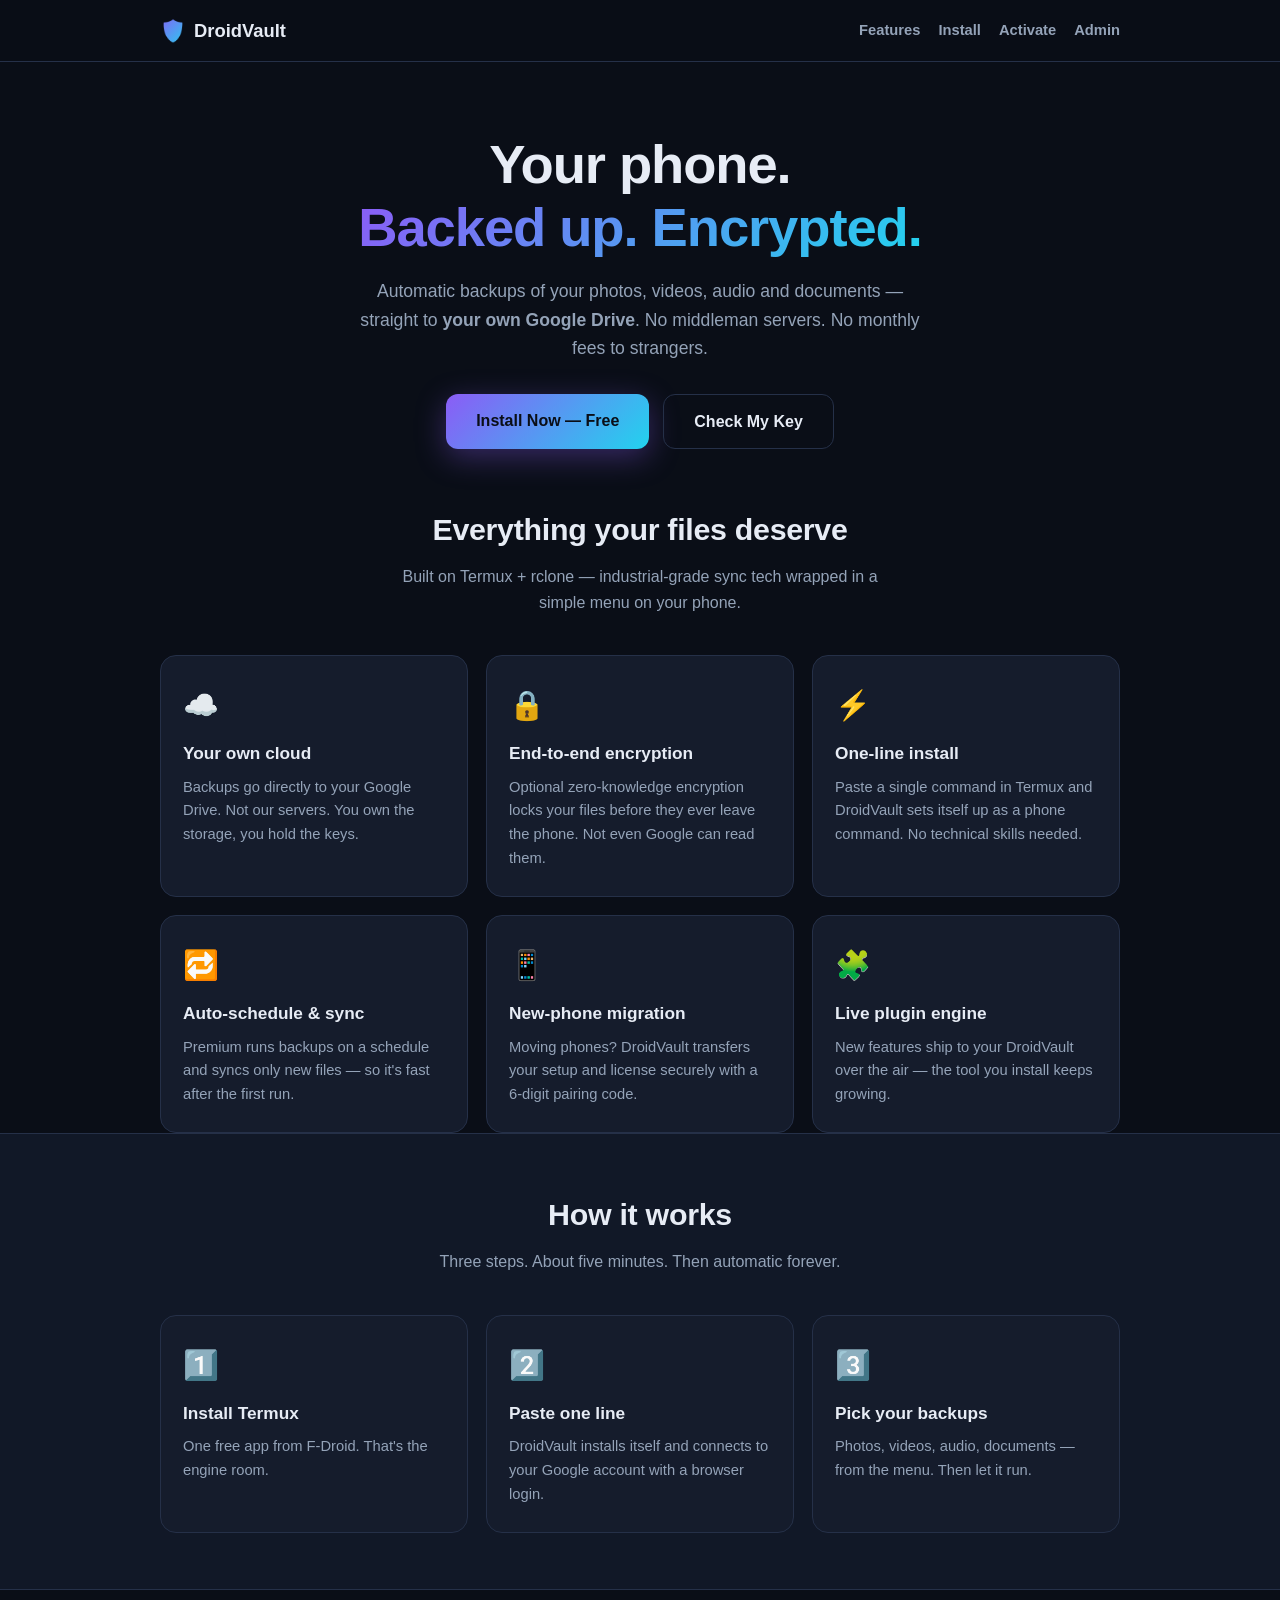
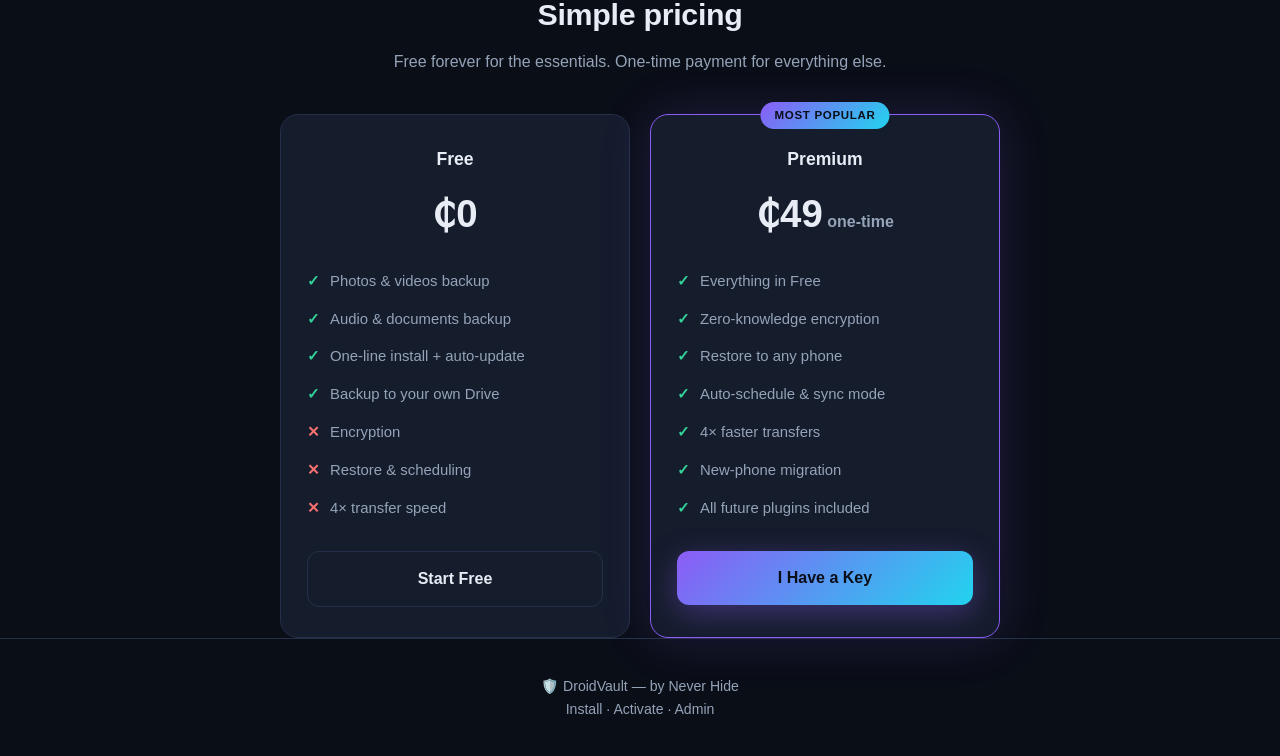
<file: index.html>
<!DOCTYPE html>
<html lang="en">
<head>
<meta charset="UTF-8">
<meta name="viewport" content="width=device-width, initial-scale=1.0">
<meta name="theme-color" content="#0a0e17">
<title>DroidVault — Phone Backup to Your Own Google Drive</title>
<meta name="description" content="Automatic, encrypted backups of your phone photos, videos and files to your own Google Drive. One-line install.">
<link rel="stylesheet" href="css/style.css">
</head>
<body>

<nav>
  <div class="nav-inner">
    <a class="logo" href="index.html"><span class="shield">🛡️</span> DroidVault</a>
    <div class="nav-links">
      <a href="index.html#features">Features</a>
      <a href="install.html">Install</a>
      <a href="activate.html">Activate</a>
      <a href="admin.html">Admin</a>
    </div>
  </div>
</nav>

<header class="hero wrap">
  <h1>Your phone.<br><span class="grad">Backed up. Encrypted.</span></h1>
  <p class="sub">Automatic backups of your photos, videos, audio and documents — straight to <b>your own Google Drive</b>. No middleman servers. No monthly fees to strangers.</p>
  <div class="btns">
    <a class="btn btn-primary" href="install.html">Install Now — Free</a>
    <a class="btn btn-ghost" href="activate.html">Check My Key</a>
  </div>
</header>

<section class="wrap" id="features">
  <h2 class="sec">Everything your files deserve</h2>
  <p class="sec-sub">Built on Termux + rclone — industrial-grade sync tech wrapped in a simple menu on your phone.</p>
  <div class="grid">
    <div class="card"><span class="ico">☁️</span><h3>Your own cloud</h3><p>Backups go directly to your Google Drive. Not our servers. You own the storage, you hold the keys.</p></div>
    <div class="card"><span class="ico">🔒</span><h3>End-to-end encryption</h3><p>Optional zero-knowledge encryption locks your files before they ever leave the phone. Not even Google can read them.</p></div>
    <div class="card"><span class="ico">⚡</span><h3>One-line install</h3><p>Paste a single command in Termux and DroidVault sets itself up as a phone command. No technical skills needed.</p></div>
    <div class="card"><span class="ico">🔁</span><h3>Auto-schedule &amp; sync</h3><p>Premium runs backups on a schedule and syncs only new files — so it's fast after the first run.</p></div>
    <div class="card"><span class="ico">📱</span><h3>New-phone migration</h3><p>Moving phones? DroidVault transfers your setup and license securely with a 6-digit pairing code.</p></div>
    <div class="card"><span class="ico">🧩</span><h3>Live plugin engine</h3><p>New features ship to your DroidVault over the air — the tool you install keeps growing.</p></div>
  </div>
</section>

<section class="alt">
  <div class="wrap">
    <h2 class="sec">How it works</h2>
    <p class="sec-sub">Three steps. About five minutes. Then automatic forever.</p>
    <div class="grid">
      <div class="card"><span class="ico">1️⃣</span><h3>Install Termux</h3><p>One free app from F-Droid. That's the engine room.</p></div>
      <div class="card"><span class="ico">2️⃣</span><h3>Paste one line</h3><p>DroidVault installs itself and connects to your Google account with a browser login.</p></div>
      <div class="card"><span class="ico">3️⃣</span><h3>Pick your backups</h3><p>Photos, videos, audio, documents — from the menu. Then let it run.</p></div>
    </div>
  </div>
</section>

<section class="wrap" id="pricing">
  <h2 class="sec">Simple pricing</h2>
  <p class="sec-sub">Free forever for the essentials. One-time payment for everything else.</p>
  <div class="price-grid">
    <div class="price-card">
      <div class="plan">Free</div>
      <div class="amount">₵0</div>
      <ul>
        <li class="tick">Photos &amp; videos backup</li>
        <li class="tick">Audio &amp; documents backup</li>
        <li class="tick">One-line install + auto-update</li>
        <li class="tick">Backup to your own Drive</li>
        <li class="cross">Encryption</li>
        <li class="cross">Restore &amp; scheduling</li>
        <li class="cross">4× transfer speed</li>
      </ul>
      <a class="btn btn-ghost" href="install.html">Start Free</a>
    </div>
    <div class="price-card hot">
      <span class="badge">Most popular</span>
      <div class="plan">Premium</div>
      <div class="amount">₵49<small> one-time</small></div>
      <ul>
        <li class="tick">Everything in Free</li>
        <li class="tick">Zero-knowledge encryption</li>
        <li class="tick">Restore to any phone</li>
        <li class="tick">Auto-schedule &amp; sync mode</li>
        <li class="tick">4× faster transfers</li>
        <li class="tick">New-phone migration</li>
        <li class="tick">All future plugins included</li>
      </ul>
      <a class="btn btn-primary" href="activate.html">I Have a Key</a>
    </div>
  </div>
</section>

<footer>
  🛡️ DroidVault — by Never Hide<br>
  <a href="install.html">Install</a> · <a href="activate.html">Activate</a> · <a href="admin.html">Admin</a>
</footer>

</body>
</html>
</file>
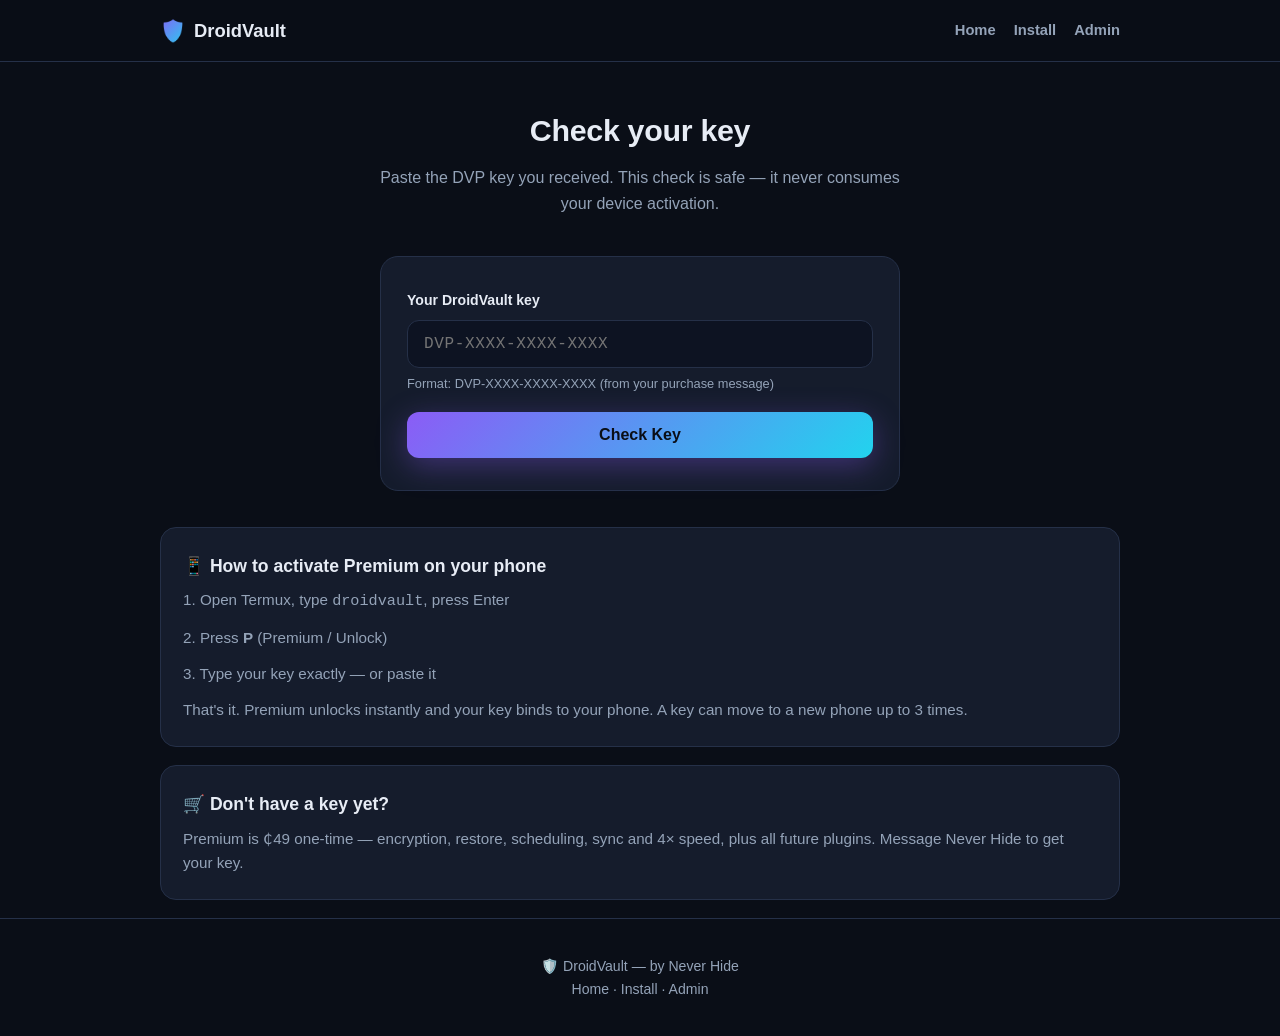
<file: activate.html>
<!DOCTYPE html>
<html lang="en">
<head>
<meta charset="UTF-8">
<meta name="viewport" content="width=device-width, initial-scale=1.0">
<meta name="theme-color" content="#0a0e17">
<title>Activate DroidVault Premium</title>
<link rel="stylesheet" href="css/style.css">
</head>
<body>

<nav>
  <div class="nav-inner">
    <a class="logo" href="index.html"><span class="shield">🛡️</span> DroidVault</a>
    <div class="nav-links">
      <a href="index.html">Home</a>
      <a href="install.html">Install</a>
      <a href="admin.html">Admin</a>
    </div>
  </div>
</nav>

<section class="wrap" style="padding-top:44px">
  <h2 class="sec">Check your key</h2>
  <p class="sec-sub">Paste the DVP key you received. This check is safe — it never consumes your device activation.</p>

  <div class="form-card">
    <div class="field">
      <label for="key">Your DroidVault key</label>
      <input class="mono" type="text" id="key" placeholder="DVP-XXXX-XXXX-XXXX" autocomplete="off" spellcheck="false">
      <div class="hint">Format: DVP-XXXX-XXXX-XXXX (from your purchase message)</div>
    </div>
    <button class="btn btn-primary" id="checkBtn" style="width:100%">Check Key</button>
    <div class="result" id="result"></div>
  </div>

  <div class="step" style="margin-top:36px">
    <h3>📱 How to activate Premium on your phone</h3>
    <p>1. Open Termux, type <code>droidvault</code>, press Enter</p>
    <p>2. Press <b>P</b> (Premium / Unlock)</p>
    <p>3. Type your key exactly — or paste it</p>
    <p>That's it. Premium unlocks instantly and your key binds to your phone. A key can move to a new phone up to 3 times.</p>
  </div>

  <div class="step">
    <h3>🛒 Don't have a key yet?</h3>
    <p>Premium is ₵49 one-time — encryption, restore, scheduling, sync and 4× speed, plus all future plugins. Message Never Hide to get your key.</p>
  </div>
</section>

<footer>
  🛡️ DroidVault — by Never Hide<br>
  <a href="index.html">Home</a> · <a href="install.html">Install</a> · <a href="admin.html">Admin</a>
</footer>

<script src="js/app.js"></script>
<script>
const btn = document.getElementById('checkBtn');
const keyEl = document.getElementById('key');
const res = document.getElementById('result');

btn.addEventListener('click', async () => {
  const key = keyEl.value.trim().toUpperCase();
  res.style.display = 'none';
  if (!/^DVP-[A-Z0-9]{4}-[A-Z0-9]{4}-[A-Z0-9]{4}$/.test(key)) {
    showResult(res, false, 'Invalid key format',
      'Keys look like <b>DVP-XXXX-XXXX-XXXX</b>. Check for typos and try again.');
    return;
  }
  btn.disabled = true;
  btn.innerHTML = '<span class="spin"></span>Checking...';
  try {
    const r = await callApi({ action: 'check', key });
    if (r.valid) {
      showResult(res, true, '✓ ' + esc(r.message),
        'Plan: <b>' + esc(r.plan) + '</b>' +
        (r.activated ? ' · Status: <b>' + esc(r.status) + '</b>' : ' · Status: <b>' + esc(r.status) + '</b> — ready to activate'));
    } else {
      showResult(res, false, '✕ ' + esc(r.error || 'Key not valid'),
        'Contact support if you believe this is a mistake.');
    }
  } catch (e) {
    showResult(res, false, 'Connection error', 'Check your internet and try again.');
  }
  btn.disabled = false;
  btn.textContent = 'Check Key';
});
keyEl.addEventListener('keydown', e => { if (e.key === 'Enter') btn.click(); });
</script>
</body>
</html>
</file>
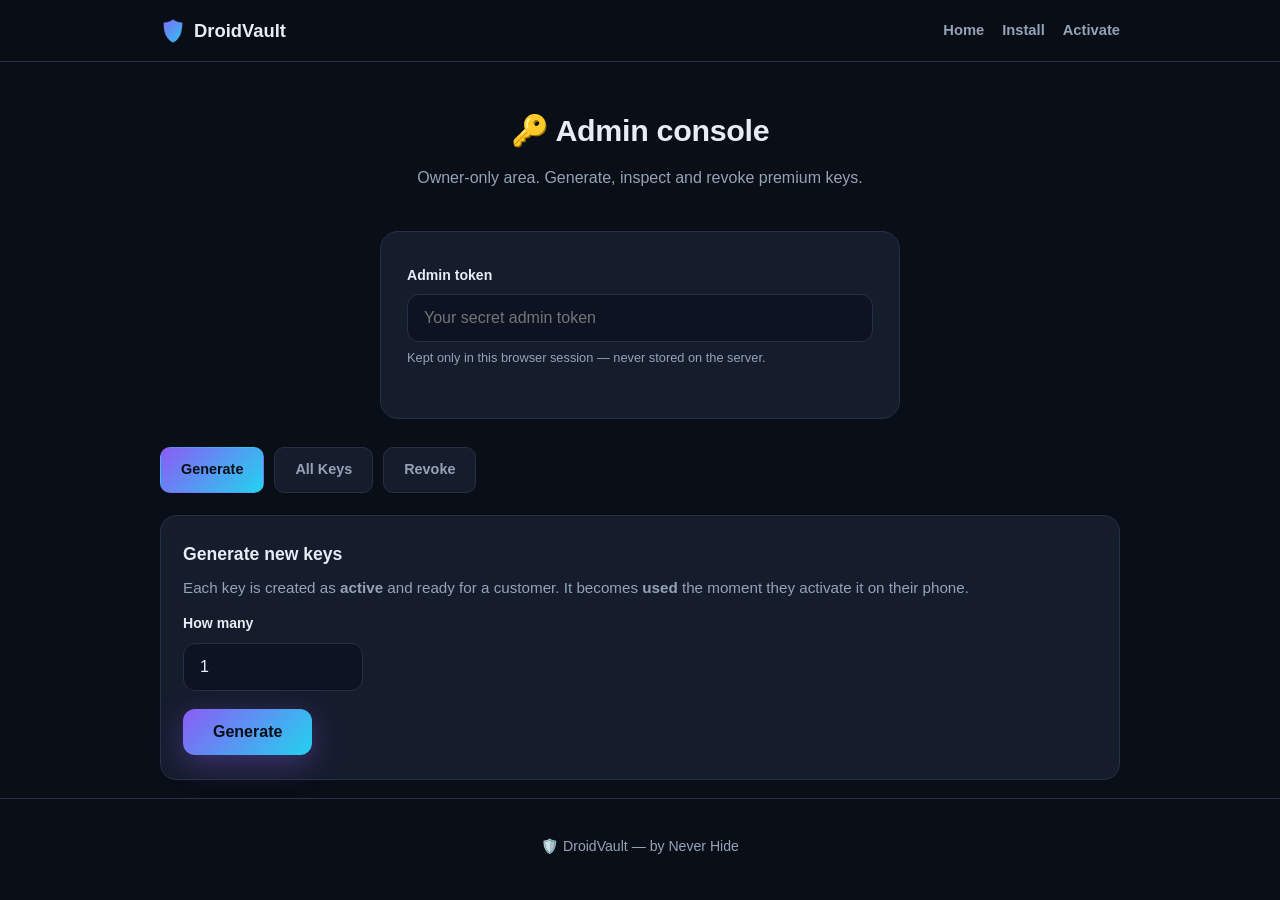
<file: admin.html>
<!DOCTYPE html>
<html lang="en">
<head>
<meta charset="UTF-8">
<meta name="viewport" content="width=device-width, initial-scale=1.0">
<meta name="theme-color" content="#0a0e17">
<meta name="robots" content="noindex, nofollow">
<title>DroidVault Admin — Key Management</title>
<link rel="stylesheet" href="css/style.css">
</head>
<body>

<nav>
  <div class="nav-inner">
    <a class="logo" href="index.html"><span class="shield">🛡️</span> DroidVault</a>
    <div class="nav-links">
      <a href="index.html">Home</a>
      <a href="install.html">Install</a>
      <a href="activate.html">Activate</a>
    </div>
  </div>
</nav>

<section class="wrap" style="padding-top:44px">
  <h2 class="sec">🔑 Admin console</h2>
  <p class="sec-sub">Owner-only area. Generate, inspect and revoke premium keys.</p>

  <div class="form-card" style="margin-bottom:28px">
    <div class="field">
      <label for="token">Admin token</label>
      <input type="password" id="token" placeholder="Your secret admin token" autocomplete="off">
      <div class="hint">Kept only in this browser session — never stored on the server.</div>
    </div>
  </div>

  <div class="tabs">
    <div class="tab on" data-pane="gen">Generate</div>
    <div class="tab" data-pane="list">All Keys</div>
    <div class="tab" data-pane="revoke">Revoke</div>
  </div>

  <!-- GENERATE -->
  <div class="tabpane on" id="gen">
    <div class="step">
      <h3>Generate new keys</h3>
      <p>Each key is created as <b>active</b> and ready for a customer. It becomes <b>used</b> the moment they activate it on their phone.</p>
      <div class="field" style="max-width:180px">
        <label for="count">How many</label>
        <input type="number" id="count" value="1" min="1" max="100">
      </div>
      <button class="btn btn-primary" id="genBtn">Generate</button>
      <div class="result" id="genResult"></div>
    </div>
  </div>

  <!-- LIST -->
  <div class="tabpane" id="list">
    <div class="step">
      <h3>All keys</h3>
      <p>Live view of every key in the database.</p>
      <button class="btn btn-primary" id="listBtn">Refresh</button>
      <div class="result" id="listResult"></div>
      <div class="tbl-wrap" id="tblWrap" style="display:none">
        <table id="tbl">
          <thead><tr><th>Key</th><th>Status</th><th>Device</th><th>Rebinds</th><th>Activated</th></tr></thead>
          <tbody></tbody>
        </table>
      </div>
    </div>
  </div>

  <!-- REVOKE -->
  <div class="tabpane" id="revoke">
    <div class="step">
      <h3>Revoke a key</h3>
      <p>Revoked keys stop working immediately, even if already activated. Use for refunds or abuse.</p>
      <div class="field" style="max-width:340px">
        <label for="revokeKey">Key to revoke</label>
        <input class="mono" type="text" id="revokeKey" placeholder="DVP-XXXX-XXXX-XXXX" spellcheck="false">
      </div>
      <button class="btn btn-primary" id="revokeBtn" style="background:linear-gradient(135deg,#f87171,#fbbf24)">Revoke Key</button>
      <div class="result" id="revokeResult"></div>
    </div>
  </div>
</section>

<footer>
  🛡️ DroidVault — by Never Hide
</footer>

<script src="js/app.js"></script>
<script>
const tokenEl = document.getElementById('token');
const getToken = () => tokenEl.value.trim();

// Tabs
document.querySelectorAll('.tab').forEach(t => {
  t.addEventListener('click', () => {
    document.querySelectorAll('.tab').forEach(x => x.classList.remove('on'));
    document.querySelectorAll('.tabpane').forEach(x => x.classList.remove('on'));
    t.classList.add('on');
    document.getElementById(t.dataset.pane).classList.add('on');
  });
});

// GENERATE
document.getElementById('genBtn').addEventListener('click', async () => {
  const btn = document.getElementById('genBtn'), res = document.getElementById('genResult');
  res.style.display = 'none';
  const count = Math.min(Math.max(parseInt(document.getElementById('count').value) || 1, 1), 100);
  btn.disabled = true; btn.innerHTML = '<span class="spin"></span>Generating...';
  try {
    const r = await callApi({ action: 'generate', adminToken: getToken(), count });
    if (r.success) {
      const rows = r.keys.map(k => '<div style="font-family:ui-monospace,Menlo,monospace;font-size:.95rem;padding:4px 0">' + esc(k) + '</div>').join('');
      showResult(res, true, '✓ Generated ' + r.count + ' key' + (r.count > 1 ? 's' : '') +
        '<button class="copybtn" style="position:static;margin-left:10px" data-text="' + esc(r.keys.join('\n')) + '">Copy all</button>', rows);
    } else {
      showResult(res, false, '✕ ' + esc(r.error || 'Failed'), r.error === 'Unauthorized' ? 'Check your admin token.' : '');
    }
  } catch { showResult(res, false, '✕ Connection error', 'Try again.'); }
  btn.disabled = false; btn.textContent = 'Generate';
});

// LIST
document.getElementById('listBtn').addEventListener('click', async () => {
  const btn = document.getElementById('listBtn'), res = document.getElementById('listResult');
  const wrap = document.getElementById('tblWrap');
  res.style.display = 'none'; wrap.style.display = 'none';
  btn.disabled = true; btn.innerHTML = '<span class="spin"></span>Loading...';
  try {
    const r = await callApi({ action: 'list', adminToken: getToken() });
    if (r.success) {
      const tbody = document.querySelector('#tbl tbody');
      tbody.innerHTML = r.keys.map(k =>
        '<tr><td class="mono-cell">' + esc(k.key) + '</td>' +
        '<td><span class="chip ' + esc(k.status) + '">' + esc(k.status) + '</span></td>' +
        '<td>' + (k.device_id ? '<code style="font-size:.8rem">' + esc(String(k.device_id).slice(0, 14)) + '</code>' : '<span style="color:var(--muted)">—</span>') + '</td>' +
        '<td>' + (k.rebinds || 0) + '/3</td>' +
        '<td>' + (k.activated ? new Date(k.activated).toLocaleDateString() : '—') + '</td></tr>'
      ).join('');
      wrap.style.display = 'block';
      showResult(res, true, '✓ ' + r.keys.length + ' key' + (r.keys.length === 1 ? '' : 's') + ' in database');
    } else {
      showResult(res, false, '✕ ' + esc(r.error || 'Failed'), r.error === 'Unauthorized' ? 'Check your admin token.' : '');
    }
  } catch { showResult(res, false, '✕ Connection error', 'Try again.'); }
  btn.disabled = false; btn.textContent = 'Refresh';
});

// REVOKE
document.getElementById('revokeBtn').addEventListener('click', async () => {
  const btn = document.getElementById('revokeBtn'), res = document.getElementById('revokeResult');
  const key = document.getElementById('revokeKey').value.trim().toUpperCase();
  res.style.display = 'none';
  if (!/^DVP-[A-Z0-9]{4}-[A-Z0-9]{4}-[A-Z0-9]{4}$/.test(key)) {
    showResult(res, false, 'Invalid key format', 'Keys look like DVP-XXXX-XXXX-XXXX.');
    return;
  }
  if (!confirm('Revoke ' + key + '? This cannot be undone.')) return;
  btn.disabled = true; btn.innerHTML = '<span class="spin"></span>Revoking...';
  try {
    const r = await callApi({ action: 'revoke', adminToken: getToken(), key });
    if (r.success) { showResult(res, true, '✓ ' + esc(r.message)); document.getElementById('revokeKey').value = ''; }
    else showResult(res, false, '✕ ' + esc(r.error || 'Failed'), r.error === 'Unauthorized' ? 'Check your admin token.' : '');
  } catch { showResult(res, false, '✕ Connection error', 'Try again.'); }
  btn.disabled = false; btn.textContent = 'Revoke Key';
});
</script>
</body>
</html>
</file>
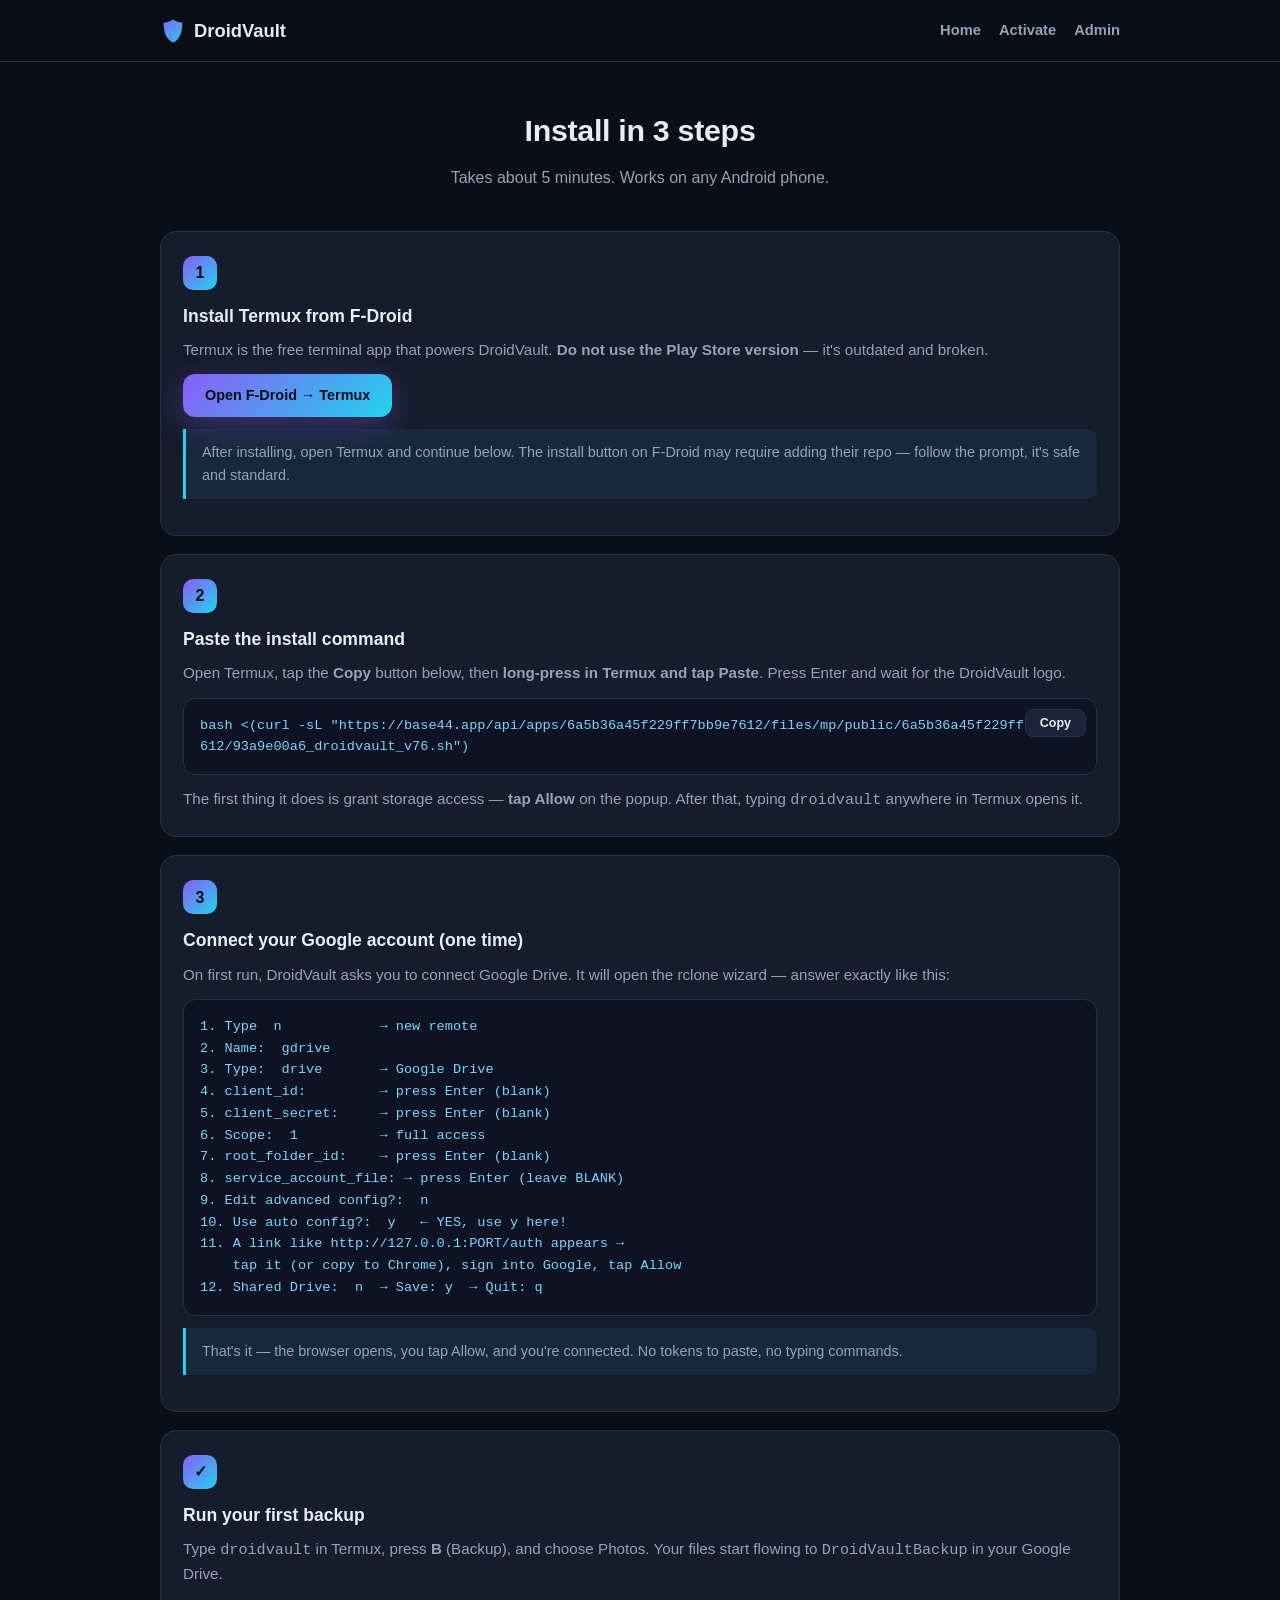
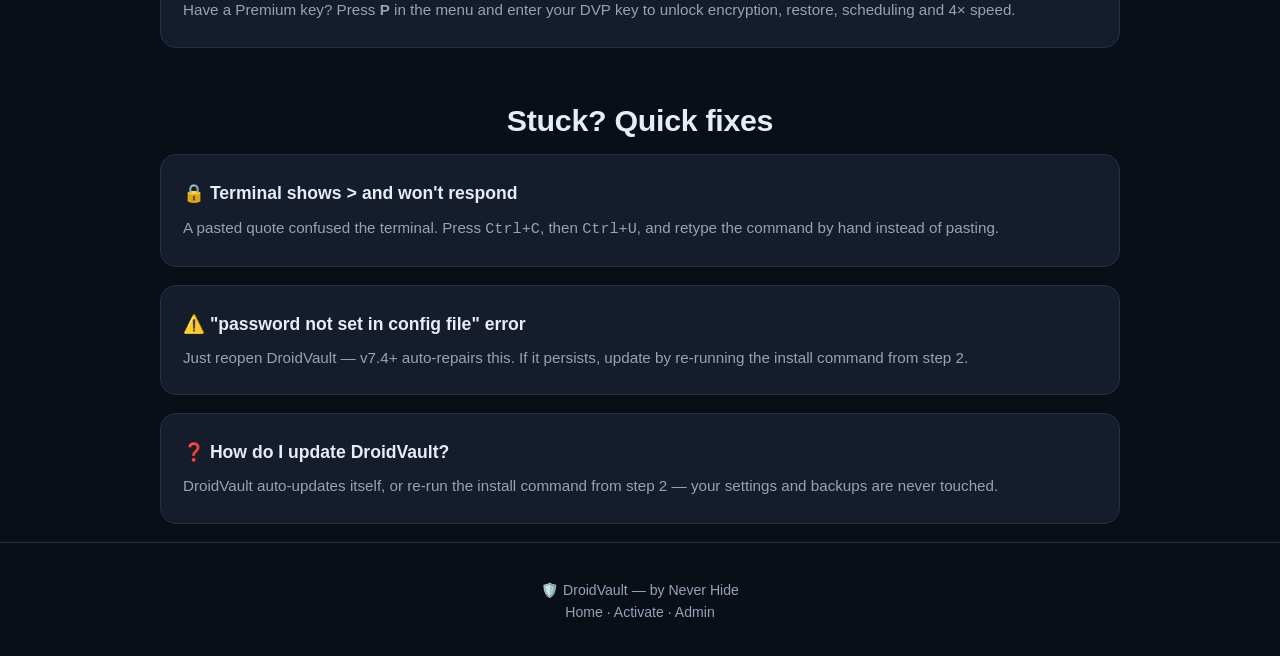
<file: install.html>
<!DOCTYPE html>
<html lang="en">
<head>
<meta charset="UTF-8">
<meta name="viewport" content="width=device-width, initial-scale=1.0">
<meta name="theme-color" content="#0a0e17">
<title>Install DroidVault — 3 Steps</title>
<link rel="stylesheet" href="css/style.css">
</head>
<body>

<nav>
  <div class="nav-inner">
    <a class="logo" href="index.html"><span class="shield">🛡️</span> DroidVault</a>
    <div class="nav-links">
      <a href="index.html">Home</a>
      <a href="activate.html">Activate</a>
      <a href="admin.html">Admin</a>
    </div>
  </div>
</nav>

<section class="wrap" style="padding-top:44px">
  <h2 class="sec">Install in 3 steps</h2>
  <p class="sec-sub">Takes about 5 minutes. Works on any Android phone.</p>

  <div class="step">
    <span class="num">1</span>
    <h3>Install Termux from F-Droid</h3>
    <p>Termux is the free terminal app that powers DroidVault. <b>Do not use the Play Store version</b> — it's outdated and broken.</p>
    <p><a class="btn btn-primary" style="padding:10px 22px;font-size:.9rem" href="https://f-droid.org/en/packages/com.termux/" target="_blank" rel="noopener">Open F-Droid → Termux</a></p>
    <div class="tip">After installing, open Termux and continue below. The install button on F-Droid may require adding their repo — follow the prompt, it's safe and standard.</div>
  </div>

  <div class="step">
    <span class="num">2</span>
    <h3>Paste the install command</h3>
    <p>Open Termux, tap the <b>Copy</b> button below, then <b>long-press in Termux and tap Paste</b>. Press Enter and wait for the DroidVault logo.</p>
    <div class="codebox">
      <button class="copybtn" data-target="#install-cmd">Copy</button>
      <pre id="install-cmd">bash <(curl -sL "https://base44.app/api/apps/6a5b36a45f229ff7bb9e7612/files/mp/public/6a5b36a45f229ff7bb9e7612/93a9e00a6_droidvault_v76.sh")</pre>
    </div>
    <p>The first thing it does is grant storage access — <b>tap Allow</b> on the popup. After that, typing <code>droidvault</code> anywhere in Termux opens it.</p>
  </div>

  <div class="step">
    <span class="num">3</span>
    <h3>Connect your Google account (one time)</h3>
    <p>On first run, DroidVault asks you to connect Google Drive. It will open the rclone wizard — answer exactly like this:</p>
    <div class="codebox"><pre>1. Type  n            → new remote
2. Name:  gdrive
3. Type:  drive       → Google Drive
4. client_id:         → press Enter (blank)
5. client_secret:     → press Enter (blank)
6. Scope:  1          → full access
7. root_folder_id:    → press Enter (blank)
8. service_account_file: → press Enter (leave BLANK)
9. Edit advanced config?:  n
10. Use auto config?:  y   ← YES, use y here!
11. A link like http://127.0.0.1:PORT/auth appears →
    tap it (or copy to Chrome), sign into Google, tap Allow
12. Shared Drive:  n  → Save: y  → Quit: q</pre></div>
    <div class="tip">That's it — the browser opens, you tap Allow, and you're connected. No tokens to paste, no typing commands.</div>
  </div>

  <div class="step">
    <span class="num">✓</span>
    <h3>Run your first backup</h3>
    <p>Type <code>droidvault</code> in Termux, press <b>B</b> (Backup), and choose Photos. Your files start flowing to <code>DroidVaultBackup</code> in your Google Drive.</p>
    <p>Have a Premium key? Press <b>P</b> in the menu and enter your DVP key to unlock encryption, restore, scheduling and 4× speed.</p>
  </div>

  <h2 class="sec" style="margin-top:48px">Stuck? Quick fixes</h2>
  <div class="step">
    <h3>🔒 Terminal shows <code>&gt;</code> and won't respond</h3>
    <p>A pasted quote confused the terminal. Press <code>Ctrl+C</code>, then <code>Ctrl+U</code>, and retype the command by hand instead of pasting.</p>
  </div>
  <div class="step">
    <h3>⚠️ "password not set in config file" error</h3>
    <p>Just reopen DroidVault — v7.4+ auto-repairs this. If it persists, update by re-running the install command from step 2.</p>
  </div>
  <div class="step">
    <h3>❓ How do I update DroidVault?</h3>
    <p>DroidVault auto-updates itself, or re-run the install command from step 2 — your settings and backups are never touched.</p>
  </div>
</section>

<footer>
  🛡️ DroidVault — by Never Hide<br>
  <a href="index.html">Home</a> · <a href="activate.html">Activate</a> · <a href="admin.html">Admin</a>
</footer>

</body>
</html>
</file>
<file: css/style.css>
/* DroidVault — dark, mobile-first */
:root {
  --bg: #0a0e17;
  --bg2: #111827;
  --card: #151c2c;
  --card2: #1a2338;
  --border: #253048;
  --text: #e7ecf5;
  --muted: #94a3b8;
  --purple: #8b5cf6;
  --cyan: #22d3ee;
  --grad: linear-gradient(135deg, #8b5cf6, #22d3ee);
  --ok: #34d399;
  --err: #f87171;
  --warn: #fbbf24;
}
* { margin: 0; padding: 0; box-sizing: border-box; }
html { scroll-behavior: smooth; }
body {
  background: var(--bg);
  color: var(--text);
  font-family: -apple-system, BlinkMacSystemFont, "Segoe UI", Roboto, sans-serif;
  line-height: 1.6;
  min-height: 100vh;
}
.wrap { max-width: 1000px; margin: 0 auto; padding: 0 20px; }

/* NAV */
nav {
  position: sticky; top: 0; z-index: 50;
  background: rgba(10,14,23,.92); backdrop-filter: blur(12px);
  border-bottom: 1px solid var(--border);
}
.nav-inner { display: flex; align-items: center; justify-content: space-between; padding: 14px 20px; max-width:1000px; margin:0 auto; }
.logo { font-weight: 800; font-size: 1.15rem; text-decoration: none; color: var(--text); display:flex; align-items:center; gap:8px; }
.logo .shield { background: var(--grad); -webkit-background-clip: text; background-clip: text; color: transparent; font-size:1.3rem; }
.nav-links { display: flex; gap: 18px; flex-wrap: wrap; }
.nav-links a { color: var(--muted); text-decoration: none; font-size: .92rem; font-weight: 600; }
.nav-links a:hover { color: var(--text); }

/* HERO */
.hero { text-align: center; padding: 72px 20px 56px; }
.hero h1 { font-size: clamp(2rem, 6vw, 3.4rem); font-weight: 800; line-height: 1.15; letter-spacing: -.02em; }
.hero h1 .grad { background: var(--grad); -webkit-background-clip: text; background-clip: text; color: transparent; }
.hero p.sub { color: var(--muted); font-size: 1.1rem; max-width: 560px; margin: 18px auto 32px; }
.btns { display: flex; gap: 14px; justify-content: center; flex-wrap: wrap; }
.btn {
  display: inline-block; padding: 14px 30px; border-radius: 12px;
  font-weight: 700; font-size: 1rem; text-decoration: none; cursor: pointer; border: none;
  transition: transform .15s, box-shadow .15s;
}
.btn:active { transform: scale(.97); }
.btn-primary { background: var(--grad); color: #0a0e17; box-shadow: 0 8px 30px rgba(139,92,246,.35); }
.btn-primary:hover { box-shadow: 0 8px 40px rgba(34,211,238,.45); }
.btn-ghost { background: transparent; color: var(--text); border: 1px solid var(--border); }
.btn-ghost:hover { border-color: var(--cyan); }

/* SECTIONS */
section { padding: 56px 0; }
section.alt { background: var(--bg2); border-top: 1px solid var(--border); border-bottom: 1px solid var(--border); }
h2.sec { text-align: center; font-size: 1.9rem; font-weight: 800; margin-bottom: 10px; letter-spacing: -.01em; }
p.sec-sub { text-align: center; color: var(--muted); max-width: 520px; margin: 0 auto 40px; }

/* CARDS */
.grid { display: grid; gap: 18px; grid-template-columns: repeat(auto-fit, minmax(260px, 1fr)); }
.card {
  background: var(--card); border: 1px solid var(--border); border-radius: 16px;
  padding: 26px 22px; transition: border-color .2s, transform .2s;
}
.card:hover { border-color: var(--purple); transform: translateY(-3px); }
.card .ico { font-size: 1.8rem; margin-bottom: 12px; display:block; }
.card h3 { font-size: 1.08rem; margin-bottom: 8px; }
.card p { color: var(--muted); font-size: .92rem; }

/* PRICING */
.price-grid { display: grid; gap: 20px; grid-template-columns: repeat(auto-fit, minmax(260px, 1fr)); max-width: 720px; margin: 0 auto; }
.price-card { background: var(--card); border: 1px solid var(--border); border-radius: 18px; padding: 30px 26px; position: relative; }
.price-card.hot { border-color: var(--purple); box-shadow: 0 0 50px rgba(139,92,246,.18); }
.badge {
  position: absolute; top: -13px; left: 50%; transform: translateX(-50%);
  background: var(--grad); color: #0a0e17; font-size: .72rem; font-weight: 800;
  padding: 4px 14px; border-radius: 99px; letter-spacing: .06em; text-transform: uppercase;
}
.price-card .plan { font-weight: 800; font-size: 1.1rem; text-align:center; }
.price-card .amount { text-align: center; font-size: 2.4rem; font-weight: 800; margin: 10px 0 4px; }
.price-card .amount small { font-size: 1rem; color: var(--muted); font-weight: 600; }
.price-card ul { list-style: none; margin: 18px 0 24px; }
.price-card li { padding: 7px 0; color: var(--muted); font-size: .93rem; display:flex; gap:10px; align-items:flex-start; }
.price-card li.tick::before { content: "✓"; color: var(--ok); font-weight: 800; }
.price-card li.cross::before { content: "✕"; color: var(--err); font-weight: 800; }
.price-card .btn { width: 100%; text-align: center; }

/* STEPS (install page) */
.step { background: var(--card); border: 1px solid var(--border); border-radius: 16px; padding: 24px 22px; margin-bottom: 18px; }
.step .num {
  display: inline-flex; align-items: center; justify-content: center;
  width: 34px; height: 34px; border-radius: 10px; background: var(--grad);
  color: #0a0e17; font-weight: 800; margin-bottom: 12px;
}
.step h3 { margin-bottom: 8px; font-size: 1.1rem; }
.step p { color: var(--muted); font-size: .95rem; margin-bottom: 12px; }
.step p:last-child { margin-bottom: 0; }

/* CODE BLOCKS */
.codebox { position: relative; background: #0d1322; border: 1px solid var(--border); border-radius: 12px; padding: 16px; margin: 12px 0; }
.codebox pre { overflow-x: auto; font-family: ui-monospace, "Cascadia Code", Menlo, monospace; font-size: .85rem; color: #7dd3fc; white-space: pre-wrap; word-break: break-all; }
.copybtn {
  position: absolute; top: 10px; right: 10px;
  background: var(--card2); border: 1px solid var(--border); color: var(--text);
  border-radius: 8px; padding: 6px 14px; font-size: .78rem; font-weight: 700; cursor: pointer;
}
.copybtn:hover { border-color: var(--cyan); }
.tip { border-left: 3px solid var(--cyan); background: rgba(34,211,238,.07); padding: 12px 16px; border-radius: 0 10px 10px 0; font-size: .9rem; color: var(--muted); margin: 12px 0; }
.tip.warn { border-left-color: var(--warn); background: rgba(251,191,36,.07); }

/* FORMS */
.form-card { background: var(--card); border: 1px solid var(--border); border-radius: 18px; padding: 32px 26px; max-width: 520px; margin: 0 auto; }
label { display: block; font-weight: 700; font-size: .88rem; margin-bottom: 8px; }
input[type=text], input[type=password], input[type=number], select {
  width: 100%; background: #0d1322; border: 1px solid var(--border); color: var(--text);
  border-radius: 12px; padding: 14px 16px; font-size: 1rem; outline: none; font-family: inherit;
}
input:focus, select:focus { border-color: var(--purple); }
input.mono { font-family: ui-monospace, Menlo, monospace; letter-spacing: .04em; text-transform: uppercase; }
.field { margin-bottom: 18px; }
.hint { font-size: .8rem; color: var(--muted); margin-top: 6px; }

/* RESULT BOXES */
.result { border-radius: 12px; padding: 16px 18px; margin-top: 16px; font-size: .95rem; display: none; }
.result.ok { background: rgba(52,211,153,.1); border: 1px solid rgba(52,211,153,.4); }
.result.bad { background: rgba(248,113,113,.1); border: 1px solid rgba(248,113,113,.4); }
.result .big { font-weight: 800; font-size: 1.05rem; margin-bottom: 4px; }
.result.ok .big { color: var(--ok); }
.result.bad .big { color: var(--err); }
.result .meta { color: var(--muted); font-size: .87rem; }

/* TABLE (admin) */
.tbl-wrap { overflow-x: auto; border: 1px solid var(--border); border-radius: 14px; margin-top: 16px; }
table { width: 100%; border-collapse: collapse; font-size: .86rem; min-width: 560px; }
th, td { text-align: left; padding: 12px 14px; border-bottom: 1px solid var(--border); }
th { background: var(--card2); font-size: .75rem; text-transform: uppercase; letter-spacing: .06em; color: var(--muted); }
tr:last-child td { border-bottom: none; }
td.mono-cell { font-family: ui-monospace, Menlo, monospace; white-space: nowrap; }
.chip { display: inline-block; padding: 3px 10px; border-radius: 99px; font-size: .74rem; font-weight: 800; }
.chip.active { background: rgba(52,211,153,.15); color: var(--ok); }
.chip.used { background: rgba(139,92,246,.15); color: var(--purple); }
.chip.revoked { background: rgba(248,113,113,.15); color: var(--err); }

/* ADMIN TABS */
.tabs { display: flex; gap: 10px; margin-bottom: 22px; flex-wrap: wrap; }
.tab {
  padding: 10px 20px; border-radius: 10px; background: var(--card); border: 1px solid var(--border);
  color: var(--muted); font-weight: 700; font-size: .9rem; cursor: pointer;
}
.tab.on { background: var(--grad); color: #0a0e17; border-color: transparent; }
.tabpane { display: none; }
.tabpane.on { display: block; }

/* FOOTER */
footer { border-top: 1px solid var(--border); padding: 36px 20px; text-align: center; color: var(--muted); font-size: .88rem; }
footer a { color: var(--muted); text-decoration: none; }

/* SPINNER */
.spin { display: inline-block; width: 18px; height: 18px; border: 2px solid var(--border); border-top-color: var(--cyan); border-radius: 50%; animation: sp .7s linear infinite; vertical-align: -4px; margin-right: 8px; }
@keyframes sp { to { transform: rotate(360deg); } }

@media (max-width: 600px) {
  .nav-inner { flex-direction: column; gap: 10px; }
  .hero { padding: 48px 16px 40px; }
}
</file>
